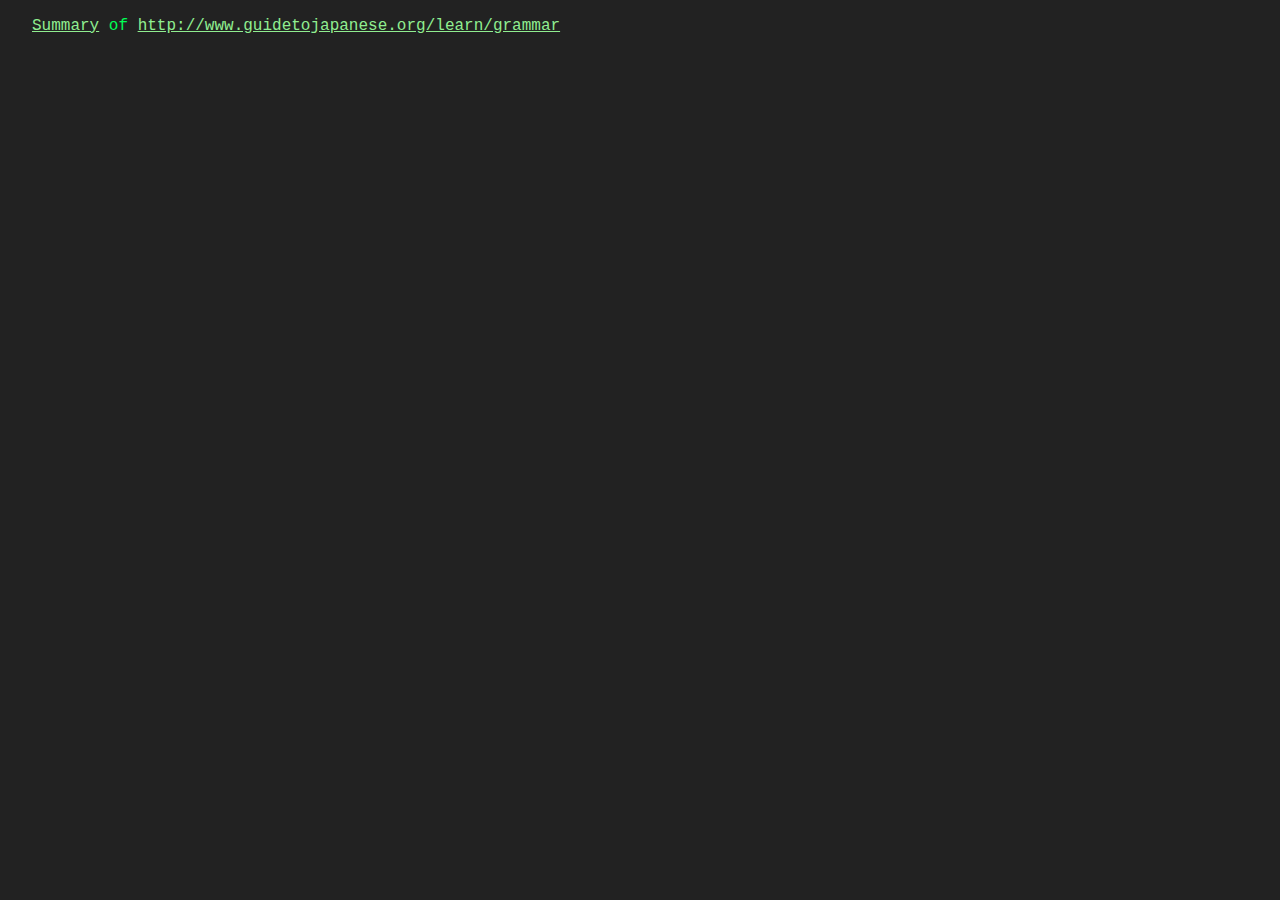
<file: Japanese.html>
<!DOCTYPE html>
<html>
<head>
<link rel="Stylesheet" type="text/css" href="style.css">
<title>Japanese</title>
<meta http-equiv="Content-Type" content="text/html; charset=utf-8">
</head>
<body>

<p>
<a href="Summary.html">Summary</a> of <a href="http://www.guidetojapanese.org/learn/grammar">http://www.guidetojapanese.org/learn/grammar</a>
</p>

</body>
</html>
</file>
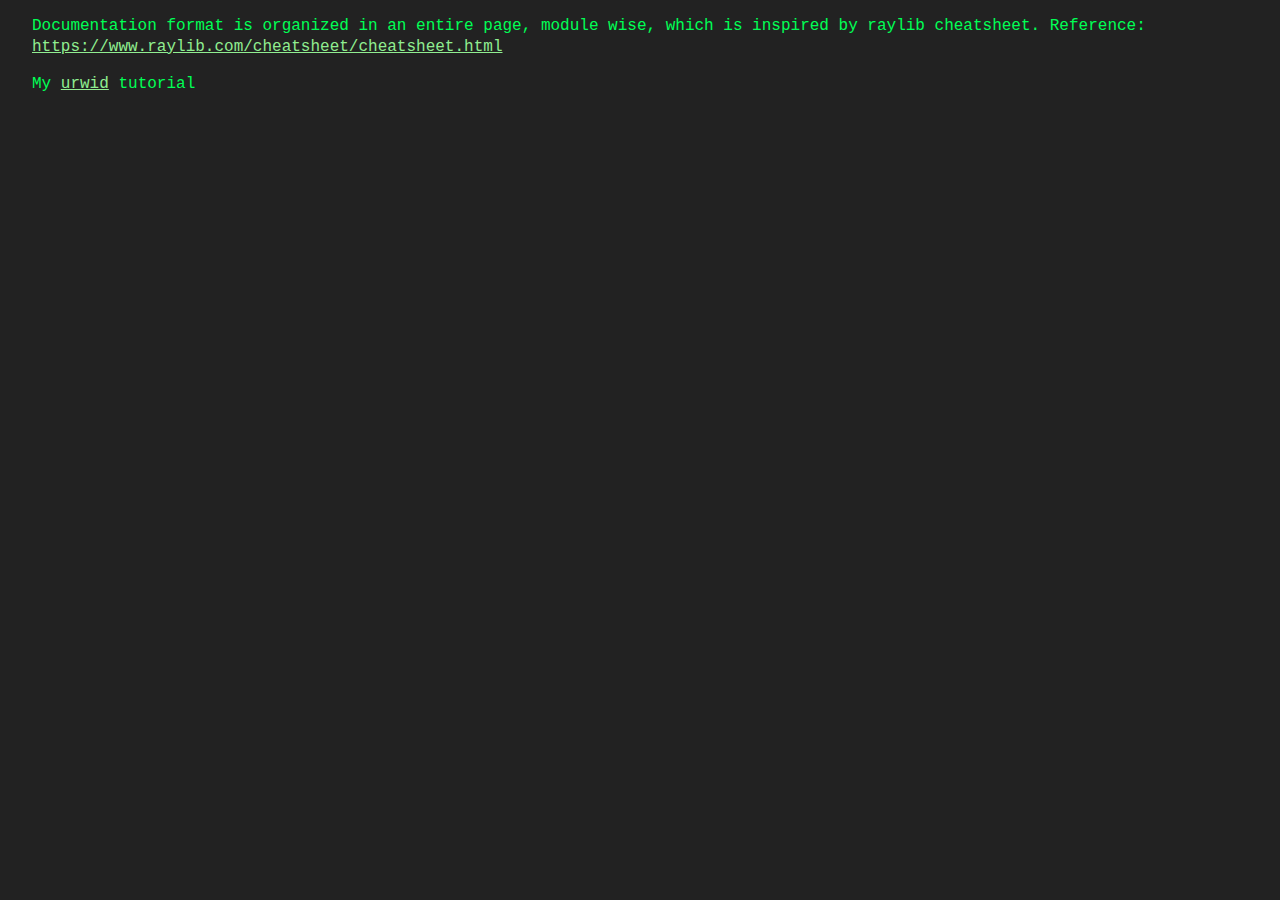
<file: Python.html>
<!DOCTYPE html>
<html>
<head>
<link rel="Stylesheet" type="text/css" href="style.css">
<title>Python</title>
<meta http-equiv="Content-Type" content="text/html; charset=utf-8">
</head>
<body>

<p>
Documentation format is organized in an entire page, module wise, which is inspired by raylib cheatsheet.
Reference: <a href="https://www.raylib.com/cheatsheet/cheatsheet.html">https://www.raylib.com/cheatsheet/cheatsheet.html</a>
</p>

<p>
My <a href="urwid.html">urwid</a> tutorial
</p>

</body>
</html>
</file>
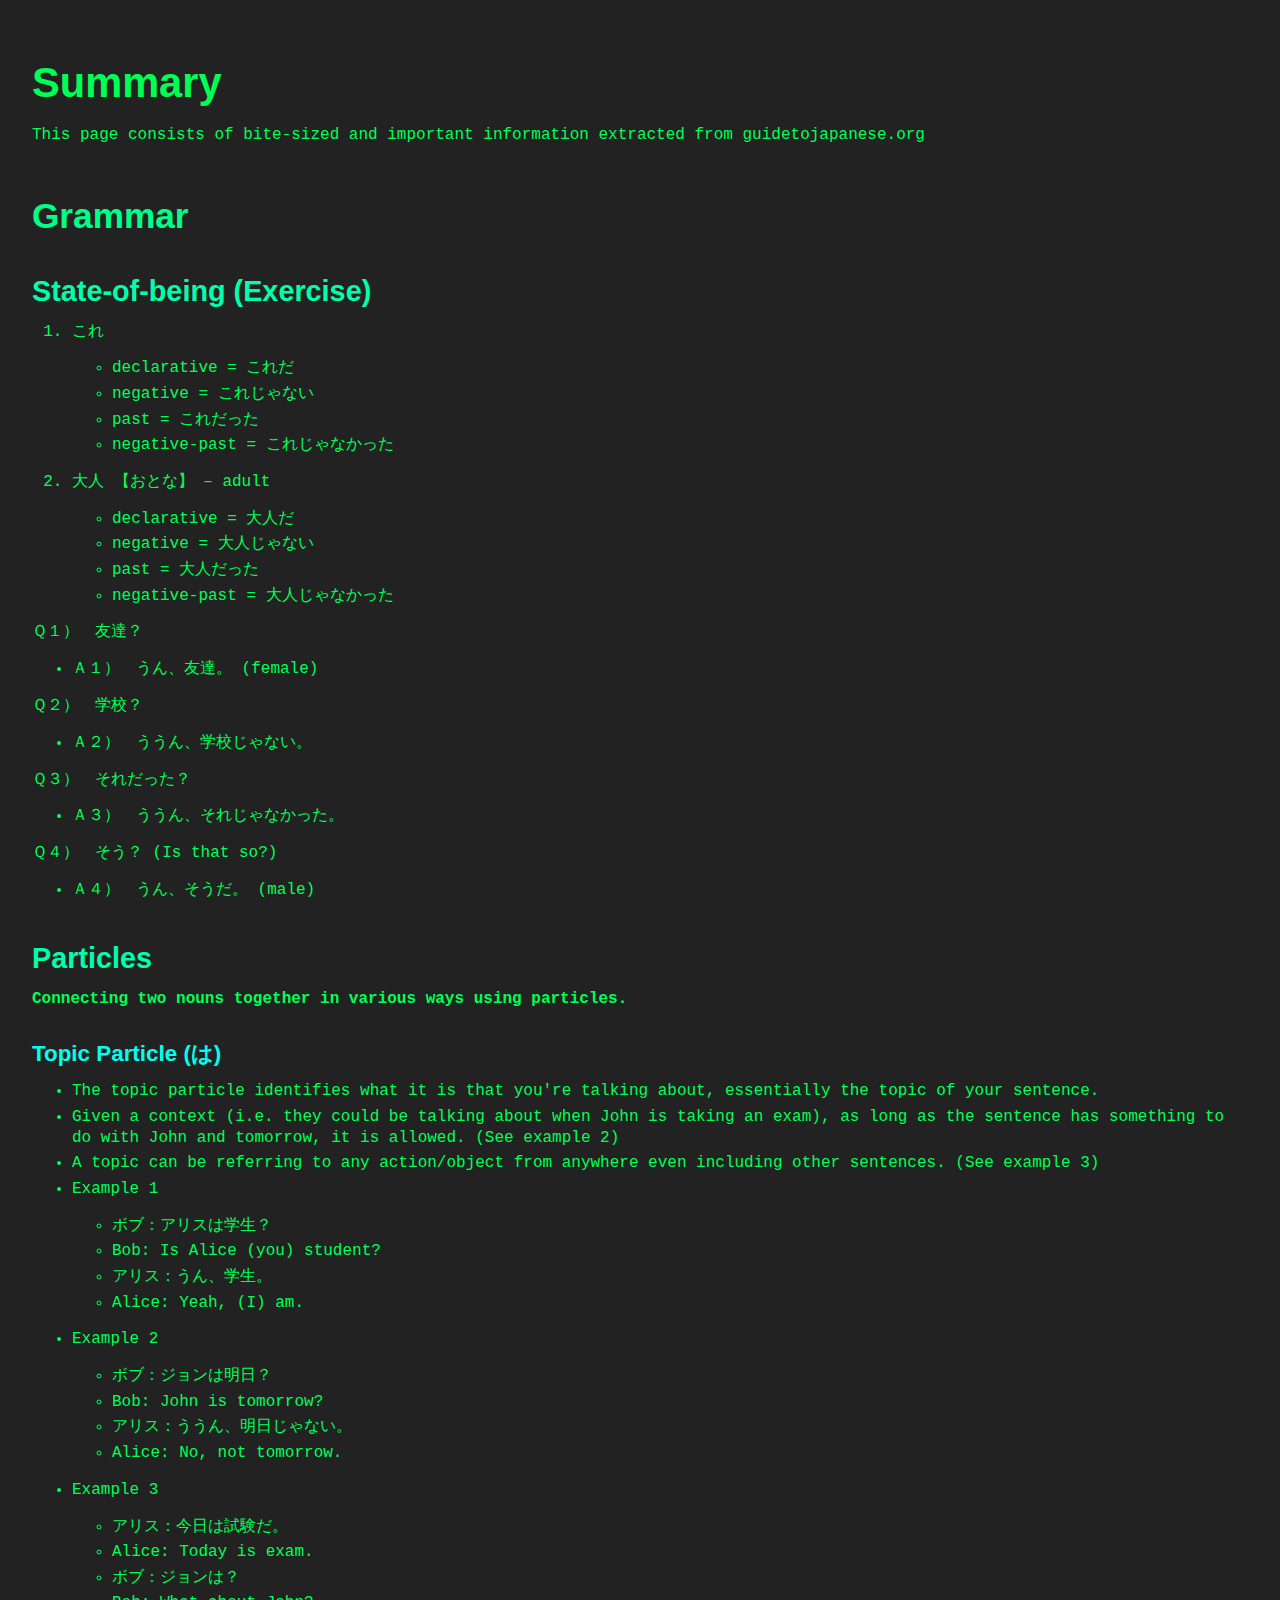
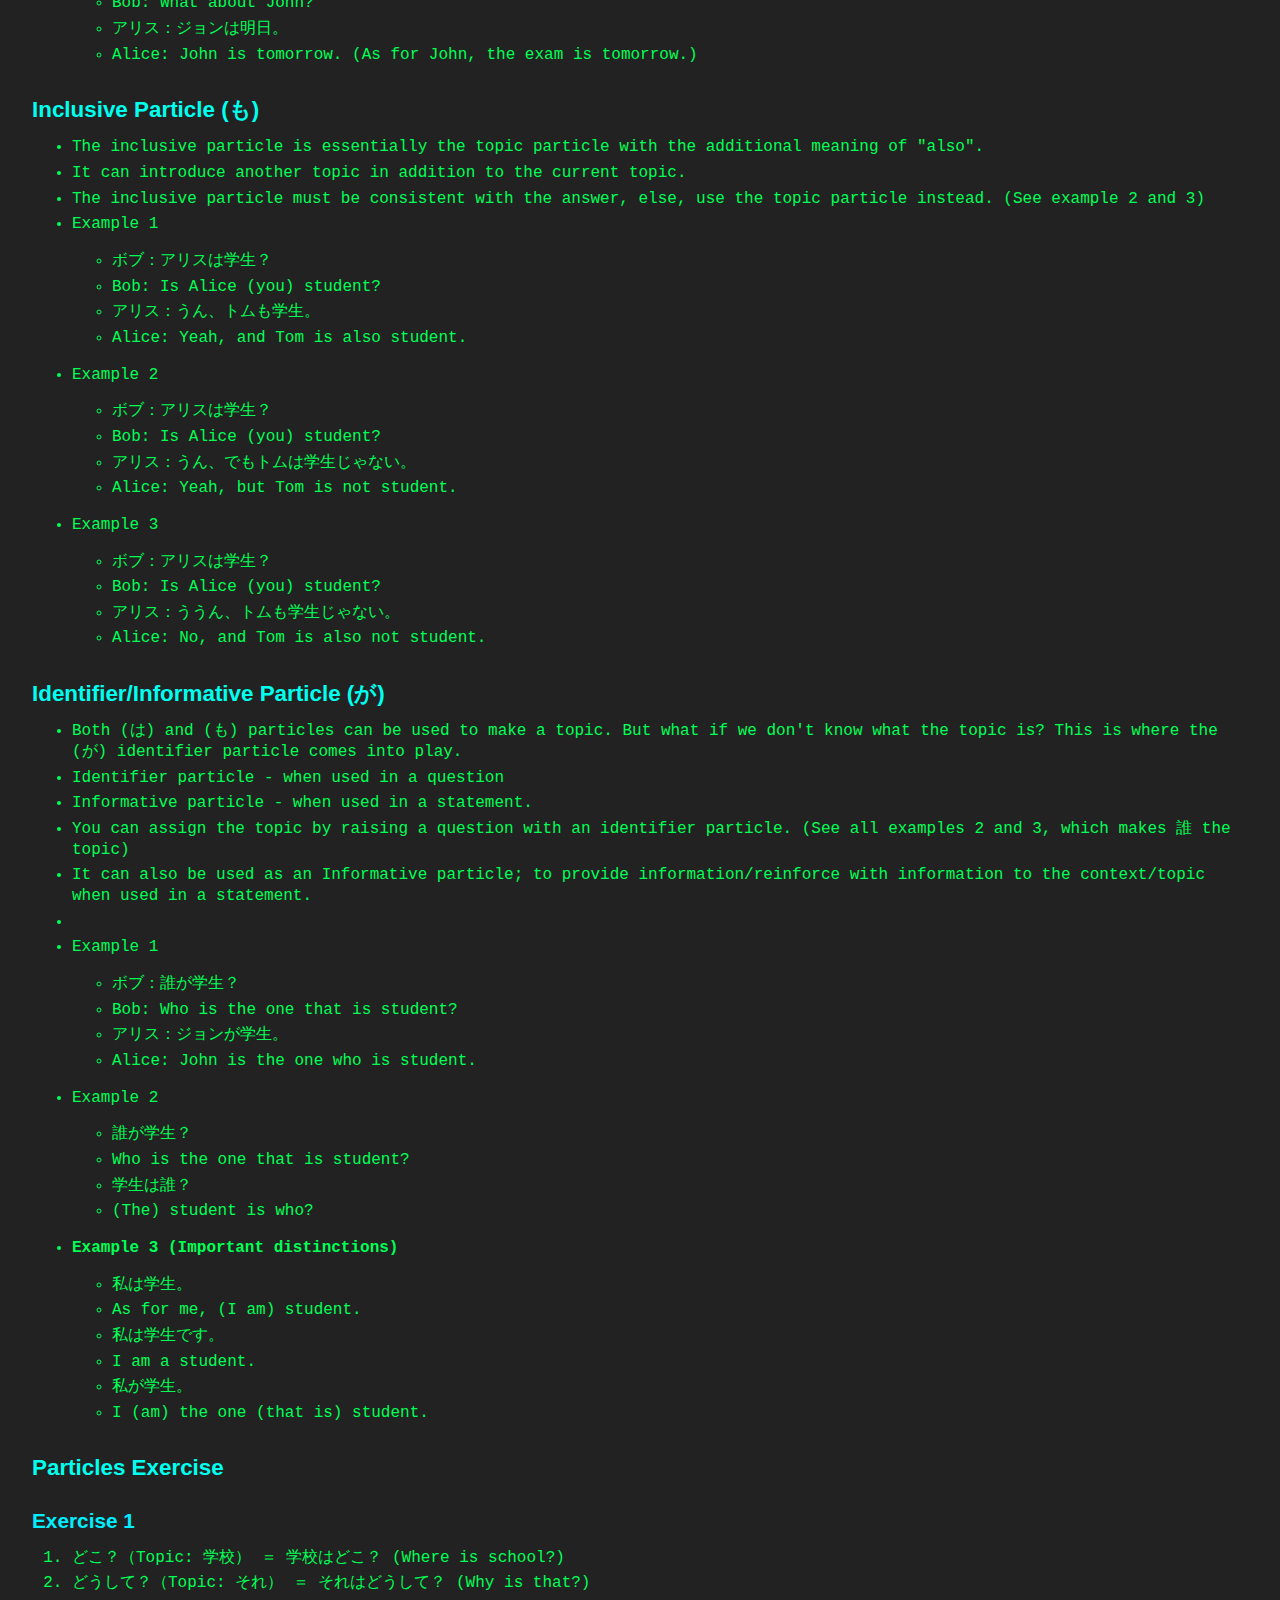
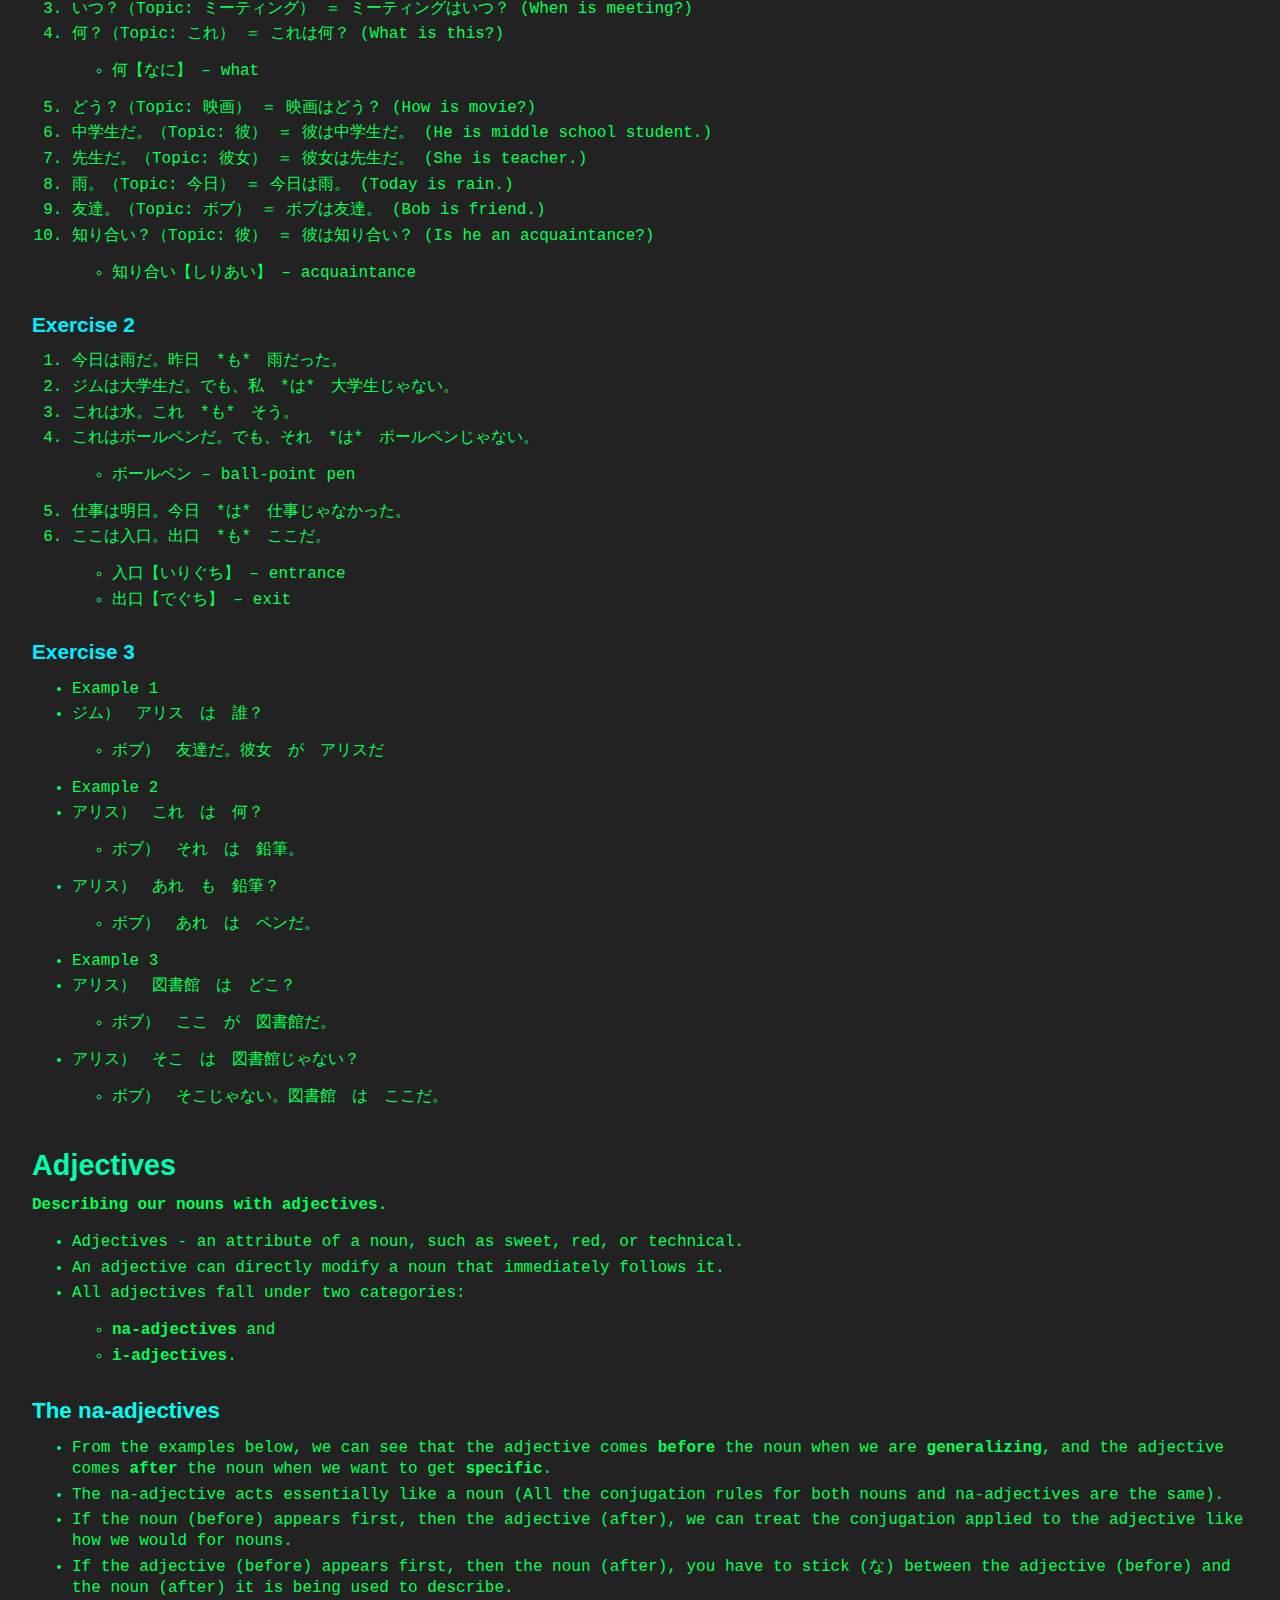
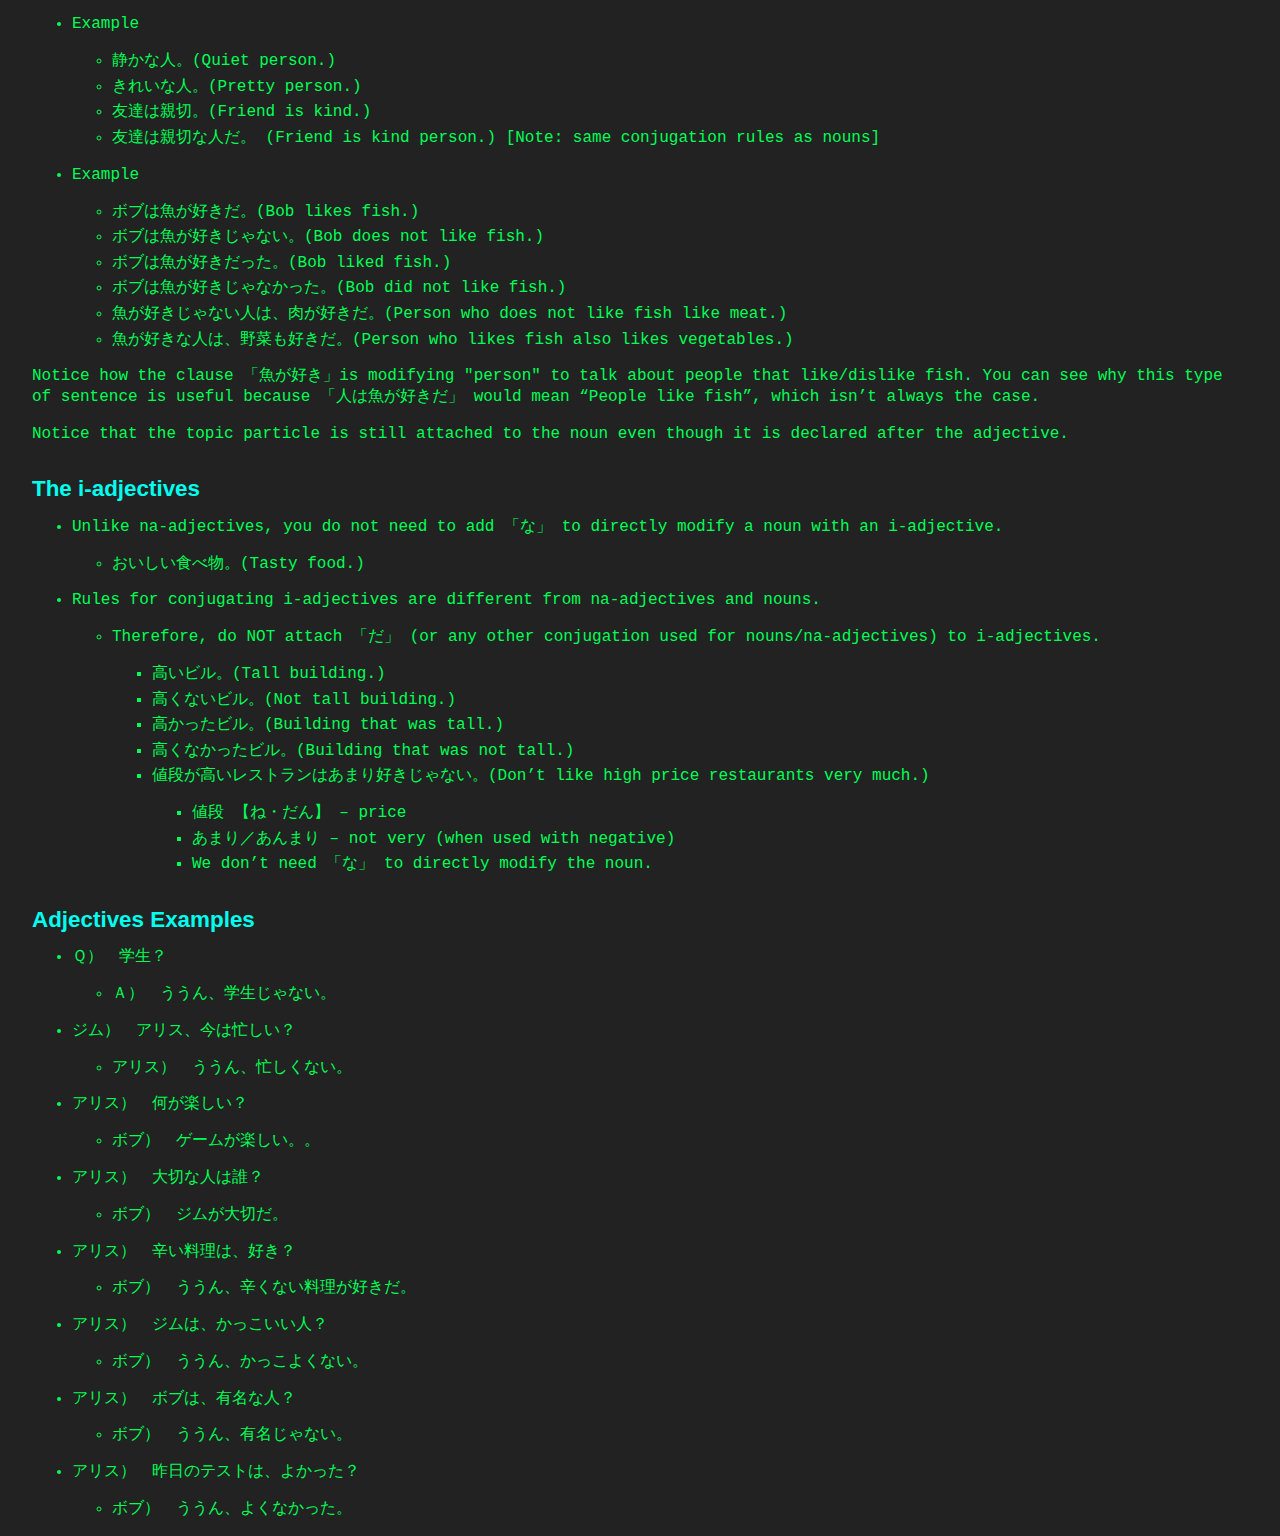
<file: Summary.html>
<!DOCTYPE html>
<html>
<head>
<link rel="Stylesheet" type="text/css" href="style.css">
<title>Summary</title>
<meta http-equiv="Content-Type" content="text/html; charset=utf-8">
</head>
<body>

<div id="Summary"><h1 id="Summary" class="header"><a href="#Summary">Summary</a></h1></div>
<p>
This page consists of bite-sized and important information extracted from guidetojapanese.org
</p>

<div id="Summary-Grammar"><h2 id="Grammar" class="header"><a href="#Summary-Grammar">Grammar</a></h2></div>
<div id="Summary-Grammar-State-of-being (Exercise)"><h3 id="State-of-being (Exercise)" class="header"><a href="#Summary-Grammar-State-of-being (Exercise)">State-of-being (Exercise)</a></h3></div>
<ol>
<li>
これ

<ul>
<li>
declarative   =   これだ

<li>
negative      =   これじゃない

<li>
past          =   これだった

<li>
negative-past =   これじゃなかった

</ul>
<li>
大人 【おとな】 – adult

<ul>
<li>
declarative	=	大人だ

<li>
negative	    =	大人じゃない

<li>
past      	=	大人だった

<li>
negative-past	=	大人じゃなかった

</ul>
</ol>

<p>
Ｑ１）　友達？
</p>
<ul>
<li>
Ａ１）　うん、友達。 (female)

</ul>
<p>
Ｑ２）　学校？
</p>
<ul>
<li>
Ａ２）　ううん、学校じゃない。

</ul>
<p>
Ｑ３）　それだった？
</p>
<ul>
<li>
Ａ３）　ううん、それじゃなかった。

</ul>
<p>
Ｑ４）　そう？ (Is that so?)
</p>
<ul>
<li>
Ａ４）　うん、そうだ。 (male)

</ul>

<div id="Summary-Grammar-Particles"><h3 id="Particles" class="header"><a href="#Summary-Grammar-Particles">Particles</a></h3></div>
<p>
<span id="Summary-Grammar-Particles-Connecting two nouns together in various ways using particles."></span><strong id="Connecting two nouns together in various ways using particles.">Connecting two nouns together in various ways using particles.</strong>
</p>

<div id="Summary-Grammar-Particles-Topic Particle (は)"><h4 id="Topic Particle (は)" class="header"><a href="#Summary-Grammar-Particles-Topic Particle (は)">Topic Particle (は)</a></h4></div>
<ul>
<li>
The topic particle identifies what it is that you're talking about, essentially the topic of your sentence.

<li>
Given a context (i.e. they could be talking about when John is taking an exam), as long as the sentence has something to do with John and tomorrow, it is allowed. (See example 2)

<li>
A topic can be referring to any action/object from anywhere even including other sentences. (See example 3)

<li>
Example 1

<ul>
<li>
ボブ：アリスは学生？

<li>
Bob: Is Alice (you) student?

<li>
アリス：うん、学生。

<li>
Alice: Yeah, (I) am.

</ul>
<li>
Example 2

<ul>
<li>
ボブ：ジョンは明日？

<li>
Bob: John is tomorrow?

<li>
アリス：ううん、明日じゃない。

<li>
Alice: No, not tomorrow.

</ul>
<li>
Example 3

<ul>
<li>
アリス：今日は試験だ。

<li>
Alice: Today is exam.

<li>
ボブ：ジョンは？

<li>
Bob: What about John?

<li>
アリス：ジョンは明日。

<li>
Alice: John is tomorrow. (As for John, the exam is tomorrow.)

</ul>
</ul>

<div id="Summary-Grammar-Particles-Inclusive Particle (も)"><h4 id="Inclusive Particle (も)" class="header"><a href="#Summary-Grammar-Particles-Inclusive Particle (も)">Inclusive Particle (も)</a></h4></div>
<ul>
<li>
The inclusive particle is essentially the topic particle with the additional meaning of "also".

<li>
It can introduce another topic in addition to the current topic.

<li>
The inclusive particle must be consistent with the answer, else, use the topic particle instead. (See example 2 and 3)

<li>
Example 1

<ul>
<li>
ボブ：アリスは学生？

<li>
Bob: Is Alice (you) student?

<li>
アリス：うん、トムも学生。

<li>
Alice: Yeah, and Tom is also student.

</ul>
<li>
Example 2

<ul>
<li>
ボブ：アリスは学生？

<li>
Bob: Is Alice (you) student?

<li>
アリス：うん、でもトムは学生じゃない。

<li>
Alice: Yeah, but Tom is not student.

</ul>
<li>
Example 3

<ul>
<li>
ボブ：アリスは学生？

<li>
Bob: Is Alice (you) student?

<li>
アリス：ううん、トムも学生じゃない。

<li>
Alice: No, and Tom is also not student.

</ul>
</ul>

<div id="Summary-Grammar-Particles-Identifier/Informative Particle (が)"><h4 id="Identifier/Informative Particle (が)" class="header"><a href="#Summary-Grammar-Particles-Identifier/Informative Particle (が)">Identifier/Informative Particle (が)</a></h4></div>
<ul>
<li>
Both (は) and (も) particles can be used to make a topic. But what if we don't know what the topic is? This is where the (が) identifier particle comes into play.

<li>
Identifier particle - when used in a question

<li>
Informative particle - when used in a statement.

<li>
You can assign the topic by raising a question with an identifier particle. (See all examples 2 and 3, which makes 誰 the topic)

<li>
It can also be used as an Informative particle; to provide information/reinforce with information to the context/topic when used in a statement.

<li>


<li>
Example 1

<ul>
<li>
ボブ：誰が学生？

<li>
Bob: Who is the one that is student?

<li>
アリス：ジョンが学生。

<li>
Alice: John is the one who is student.

</ul>
<li>
Example 2

<ul>
<li>
誰が学生？

<li>
Who is the one that is student?

<li>
学生は誰？

<li>
(The) student is who?

</ul>
<li>
<span id="Summary-Grammar-Particles-Identifier/Informative Particle (が)-Example 3 (Important distinctions)"></span><strong id="Example 3 (Important distinctions)">Example 3 (Important distinctions)</strong>

<ul>
<li>
私は学生。

<li>
As for me, (I am) student.

<li>
私は学生です。

<li>
I am a student. 

<li>
私が学生。

<li>
I (am) the one (that is) student.

</ul>
</ul>

<div id="Summary-Grammar-Particles-Particles Exercise"><h4 id="Particles Exercise" class="header"><a href="#Summary-Grammar-Particles-Particles Exercise">Particles Exercise</a></h4></div>
<div id="Summary-Grammar-Particles-Particles Exercise-Exercise 1"><h5 id="Exercise 1" class="header"><a href="#Summary-Grammar-Particles-Particles Exercise-Exercise 1">Exercise 1</a></h5></div>
<ol>
<li>
どこ？（Topic: 学校）	＝	学校はどこ？	(Where is school?)

<li>
どうして？（Topic: それ）	＝	それはどうして？	(Why is that?)

<li>
いつ？（Topic: ミーティング）	＝	ミーティングはいつ？	(When is meeting?)

<li>
何？（Topic: これ）	＝	これは何？	(What is this?)

<ul>
<li>
何【なに】 – what

</ul>
<li>
どう？（Topic: 映画）	＝	映画はどう？	(How is movie?)

<li>
中学生だ。（Topic: 彼）	＝	彼は中学生だ。	(He is middle school student.)

<li>
先生だ。（Topic: 彼女）	＝	彼女は先生だ。	(She is teacher.)

<li>
雨。（Topic: 今日）	＝	今日は雨。	(Today is rain.)

<li>
友達。（Topic: ボブ）	＝	ボブは友達。	(Bob is friend.)

<li>
知り合い？（Topic: 彼）	＝	彼は知り合い？	(Is he an acquaintance?)

<ul>
<li>
知り合い【しりあい】 – acquaintance

</ul>
</ol>

<div id="Summary-Grammar-Particles-Particles Exercise-Exercise 2"><h5 id="Exercise 2" class="header"><a href="#Summary-Grammar-Particles-Particles Exercise-Exercise 2">Exercise 2</a></h5></div>
<ol>
<li>
今日は雨だ。昨日　*も*　雨だった。

<li>
ジムは大学生だ。でも、私　*は*　大学生じゃない。

<li>
これは水。これ　*も*　そう。

<li>
これはボールペンだ。でも、それ　*は*　ボールペンじゃない。

<ul>
<li>
ボールペン – ball-point pen

</ul>
<li>
仕事は明日。今日　*は*　仕事じゃなかった。

<li>
ここは入口。出口　*も*　ここだ。

<ul>
<li>
入口【いりぐち】 – entrance

<li>
出口【でぐち】 – exit

</ul>
</ol>

<div id="Summary-Grammar-Particles-Particles Exercise-Exercise 3"><h5 id="Exercise 3" class="header"><a href="#Summary-Grammar-Particles-Particles Exercise-Exercise 3">Exercise 3</a></h5></div>
<ul>
<li>
Example 1

<li>
ジム）　アリス　は　誰？

<ul>
<li>
ボブ）　友達だ。彼女　が　アリスだ

</ul>
<li>
Example 2

<li>
アリス）　これ　は　何？

<ul>
<li>
ボブ）　それ　は　鉛筆。

</ul>
<li>
アリス）　あれ　も　鉛筆？

<ul>
<li>
ボブ）　あれ　は　ペンだ。

</ul>
<li>
Example 3

<li>
アリス）　図書館　は　どこ？

<ul>
<li>
ボブ）　ここ　が　図書館だ。

</ul>
<li>
アリス）　そこ　は　図書館じゃない？

<ul>
<li>
ボブ）　そこじゃない。図書館　は　ここだ。

</ul>
</ul>

<div id="Summary-Grammar-Adjectives"><h3 id="Adjectives" class="header"><a href="#Summary-Grammar-Adjectives">Adjectives</a></h3></div>
<p>
<span id="Summary-Grammar-Adjectives-Describing our nouns with adjectives."></span><strong id="Describing our nouns with adjectives.">Describing our nouns with adjectives.</strong>
</p>
<ul>
<li>
Adjectives - an attribute of a noun, such as sweet, red, or technical.

<li>
An adjective can directly modify a noun that immediately follows it.

<li>
All adjectives fall under two categories:

<ul>
<li>
<span id="Summary-Grammar-Adjectives-na-adjectives"></span><strong id="na-adjectives">na-adjectives</strong> and

<li>
<span id="Summary-Grammar-Adjectives-i-adjectives"></span><strong id="i-adjectives">i-adjectives</strong>.

</ul>
</ul>

<div id="Summary-Grammar-Adjectives-The na-adjectives"><h4 id="The na-adjectives" class="header"><a href="#Summary-Grammar-Adjectives-The na-adjectives">The na-adjectives</a></h4></div>
<ul>
<li>
From the examples below, we can see that the adjective comes <span id="Summary-Grammar-Adjectives-The na-adjectives-before"></span><strong id="before">before</strong> the noun when we are <span id="Summary-Grammar-Adjectives-The na-adjectives-generalizing"></span><strong id="generalizing">generalizing</strong>, and the adjective comes <span id="Summary-Grammar-Adjectives-The na-adjectives-after"></span><strong id="after">after</strong> the noun when we want to get <span id="Summary-Grammar-Adjectives-The na-adjectives-specific"></span><strong id="specific">specific</strong>.

<li>
The na-adjective acts essentially like a noun (All the conjugation rules for both nouns and na-adjectives are the same).

<li>
If the noun (before) appears first, then the adjective (after), we can treat the conjugation applied to the adjective like how we would for nouns.

<li>
If the adjective (before) appears first, then the noun (after), you have to stick (な) between the adjective (before) and the noun (after) it is being used to describe.

</ul>


<ul>
<li>
Example

<ul>
<li>
静かな人。(Quiet person.)

<li>
きれいな人。(Pretty person.)

<li>
友達は親切。(Friend is kind.)

<li>
友達は親切な人だ。 (Friend is kind person.) [Note: same conjugation rules as nouns]

</ul>
</ul>

<ul>
<li>
Example

<ul>
<li>
ボブは魚が好きだ。(Bob likes fish.)

<li>
ボブは魚が好きじゃない。(Bob does not like fish.)

<li>
ボブは魚が好きだった。(Bob liked fish.)

<li>
ボブは魚が好きじゃなかった。(Bob did not like fish.)

<li>
魚が好きじゃない人は、肉が好きだ。(Person who does not like fish like meat.)

<li>
魚が好きな人は、野菜も好きだ。(Person who likes fish also likes vegetables.)

</ul>
</ul>
<p>
Notice how the clause 「魚が好き」is modifying "person" to talk about people that like/dislike fish. You can see why this type of sentence is useful because 「人は魚が好きだ」 would mean “People like fish”, which isn’t always the case. 
</p>

<p>
Notice that the topic particle is still attached to the noun even though it is declared after the adjective.
</p>

<div id="Summary-Grammar-Adjectives-The i-adjectives"><h4 id="The i-adjectives" class="header"><a href="#Summary-Grammar-Adjectives-The i-adjectives">The i-adjectives</a></h4></div>
<ul>
<li>
Unlike na-adjectives, you do not need to add 「な」 to directly modify a noun with an i-adjective.

<ul>
<li>
おいしい食べ物。(Tasty food.)

</ul>
<li>
Rules for conjugating i-adjectives are different from na-adjectives and nouns.

<ul>
<li>
Therefore, do NOT attach 「だ」 (or any other conjugation used for nouns/na-adjectives) to i-adjectives.

<ul>
<li>
高いビル。(Tall building.)

<li>
高くないビル。(Not tall building.)

<li>
高かったビル。(Building that was tall.)

<li>
高くなかったビル。(Building that was not tall.)

<li>
値段が高いレストランはあまり好きじゃない。(Don’t like high price restaurants very much.)

<ul>
<li>
値段 【ね・だん】 – price

<li>
あまり／あんまり – not very (when used with negative)

<li>
We don’t need 「な」 to directly modify the noun.

</ul>
</ul>
</ul>
</ul>

<div id="Summary-Grammar-Adjectives-Adjectives Examples"><h4 id="Adjectives Examples" class="header"><a href="#Summary-Grammar-Adjectives-Adjectives Examples">Adjectives Examples</a></h4></div>
<ul>
<li>
Ｑ）　学生？

<ul>
<li>
Ａ）　ううん、学生じゃない。

</ul>
<li>
ジム）　アリス、今は忙しい？

<ul>
<li>
アリス）　ううん、忙しくない。

</ul>
<li>
アリス）　何が楽しい？

<ul>
<li>
ボブ）　ゲームが楽しい。。

</ul>
<li>
アリス）　大切な人は誰？

<ul>
<li>
ボブ）　ジムが大切だ。

</ul>
<li>
アリス）　辛い料理は、好き？

<ul>
<li>
ボブ）　ううん、辛くない料理が好きだ。

</ul>
<li>
アリス）　ジムは、かっこいい人？

<ul>
<li>
ボブ）　ううん、かっこよくない。

</ul>
<li>
アリス）　ボブは、有名な人？

<ul>
<li>
ボブ）　ううん、有名じゃない。

</ul>
<li>
アリス）　昨日のテストは、よかった？

<ul>
<li>
ボブ）　ううん、よくなかった。

</ul>
</ul>

</body>
</html>
</file>
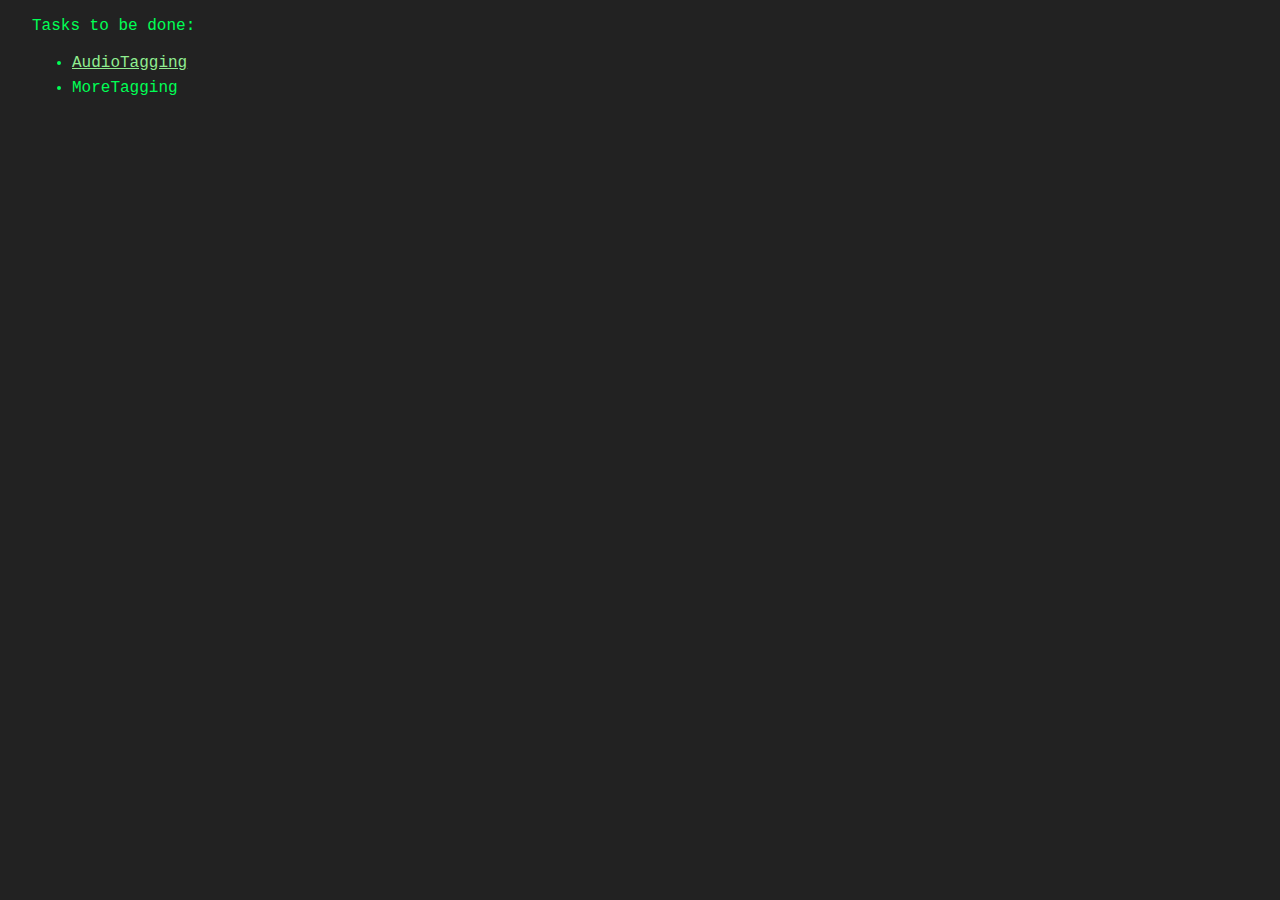
<file: Tasks.html>
<!DOCTYPE html>
<html>
<head>
<link rel="Stylesheet" type="text/css" href="style.css">
<title>Tasks</title>
<meta http-equiv="Content-Type" content="text/html; charset=utf-8">
</head>
<body>

<p>
Tasks to be done:
</p>
<ul>
<li>
<a href="AudioTagging.html">AudioTagging</a>

<li>
MoreTagging

</ul>

</body>
</html>
</file>
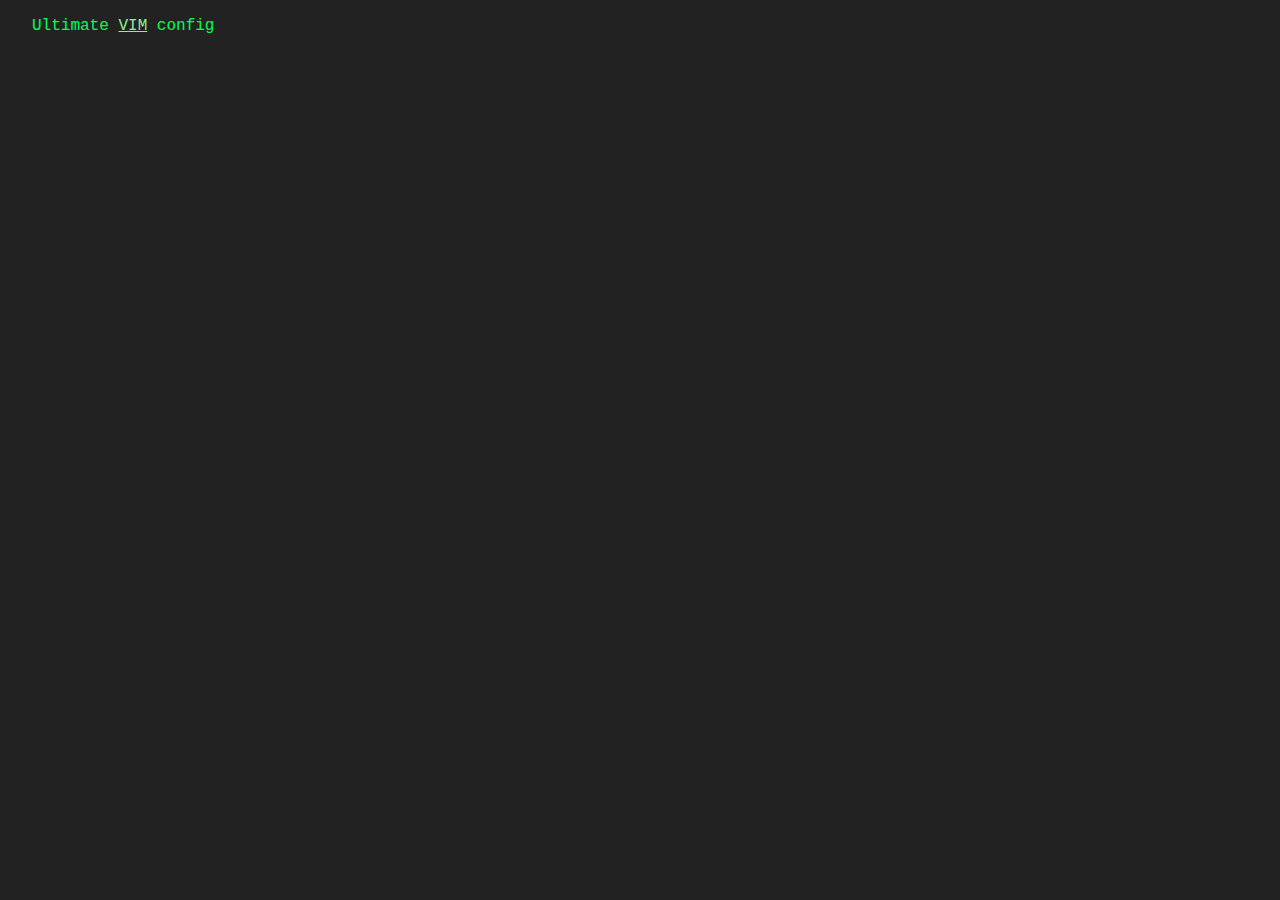
<file: Tips.html>
<!DOCTYPE html>
<html>
<head>
<link rel="Stylesheet" type="text/css" href="style.css">
<title>Tips</title>
<meta http-equiv="Content-Type" content="text/html; charset=utf-8">
</head>
<body>

<p>
Ultimate <a href="VIM.html">VIM</a> config
</p>

</body>
</html>
</file>
<file: style.css>
html {background-color: #222222}
body {font-family: "Courier New", Courier, monospace; margin: 1em 2em 1em 2em; font-size: 100%; line-height: 130%;}
h1, h2, h3, h4, h5, h6 {font-family: "Trebuchet MS", Helvetica, sans-serif; font-weight: bold; line-height:100%; margin-top: 1.5em; margin-bottom: 0.5em;}
h1 {font-size: 2.6em; color: #00ff55;}
h2 {font-size: 2.2em; color: #00ff88;}
h3 {font-size: 1.8em; color: #00ffaa;}
h4 {font-size: 1.4em; color: #00ffee;}
h5 {font-size: 1.3em; color: #00eeff;}
h6 {font-size: 1.2em; color: #00aaff;}
p, blockquote, table, ul, ol, dl {margin-top: 1em; margin-bottom: 1em; color: #00ff55}
pre {margin-top: 1em; margin-bottom: 1em; color: #00ff55; background-color: #111111; font-color: #00ff00; white-space:pre-line; word-wrap: break-word;},
ul ul, ul ol, ol ol, ol ul {margin-top: 0.5em; margin-bottom: 0.5em; color: #00ff55}
a:link {color: lightgreen;}
a:visited {color: green;}
a:hover {color: #00ffee;}
li {margin: 0.3em auto; color: #00ff55}
ul {margin-left: 2em; padding-left: 0.5em;}
dt {font-weight: bold;}
img {border: none;}
pre {border-left: 1px solid #00ff00; margin-left: 2em; padding-left: 0.5em;}
blockquote {padding: 0.4em; background-color: #000000;}
th, td {border: 1px solid #ccc; padding: 0.3em;}
th {background-color: #000000;}
hr {border: none; border-top: 1px solid #00ff00; width: 100%;}
del {text-decoration: line-through; color: #777777;}
.toc li {list-style-type: none;}
.todo {font-weight: bold; background-color: #000000; color: #000000;}
.justleft {text-align: left;}
.justright {text-align: right;}
.justcenter {text-align: center;}
.center {margin-left: auto; margin-right: auto;}
.tag {background-color: #000000; font-family: monospace; padding: 2px;}
.header a {text-decoration: none; color: inherit;}

code {
    font-family: Monaco,"Courier New","DejaVu Sans Mono","Bitstream Vera Sans Mono",monospace;
    -webkit-border-radius: 1px;
    -moz-border-radius: 1px;
    border-radius: 1px;
    -moz-background-clip: padding;
    -webkit-background-clip: padding-box;
    background-clip: padding-box;
    padding: 0px 3px;
    display: inline-block;
    color: #52595d;
    border: 1px solid #ccc;
    background-color: #000000;
}
</file>
